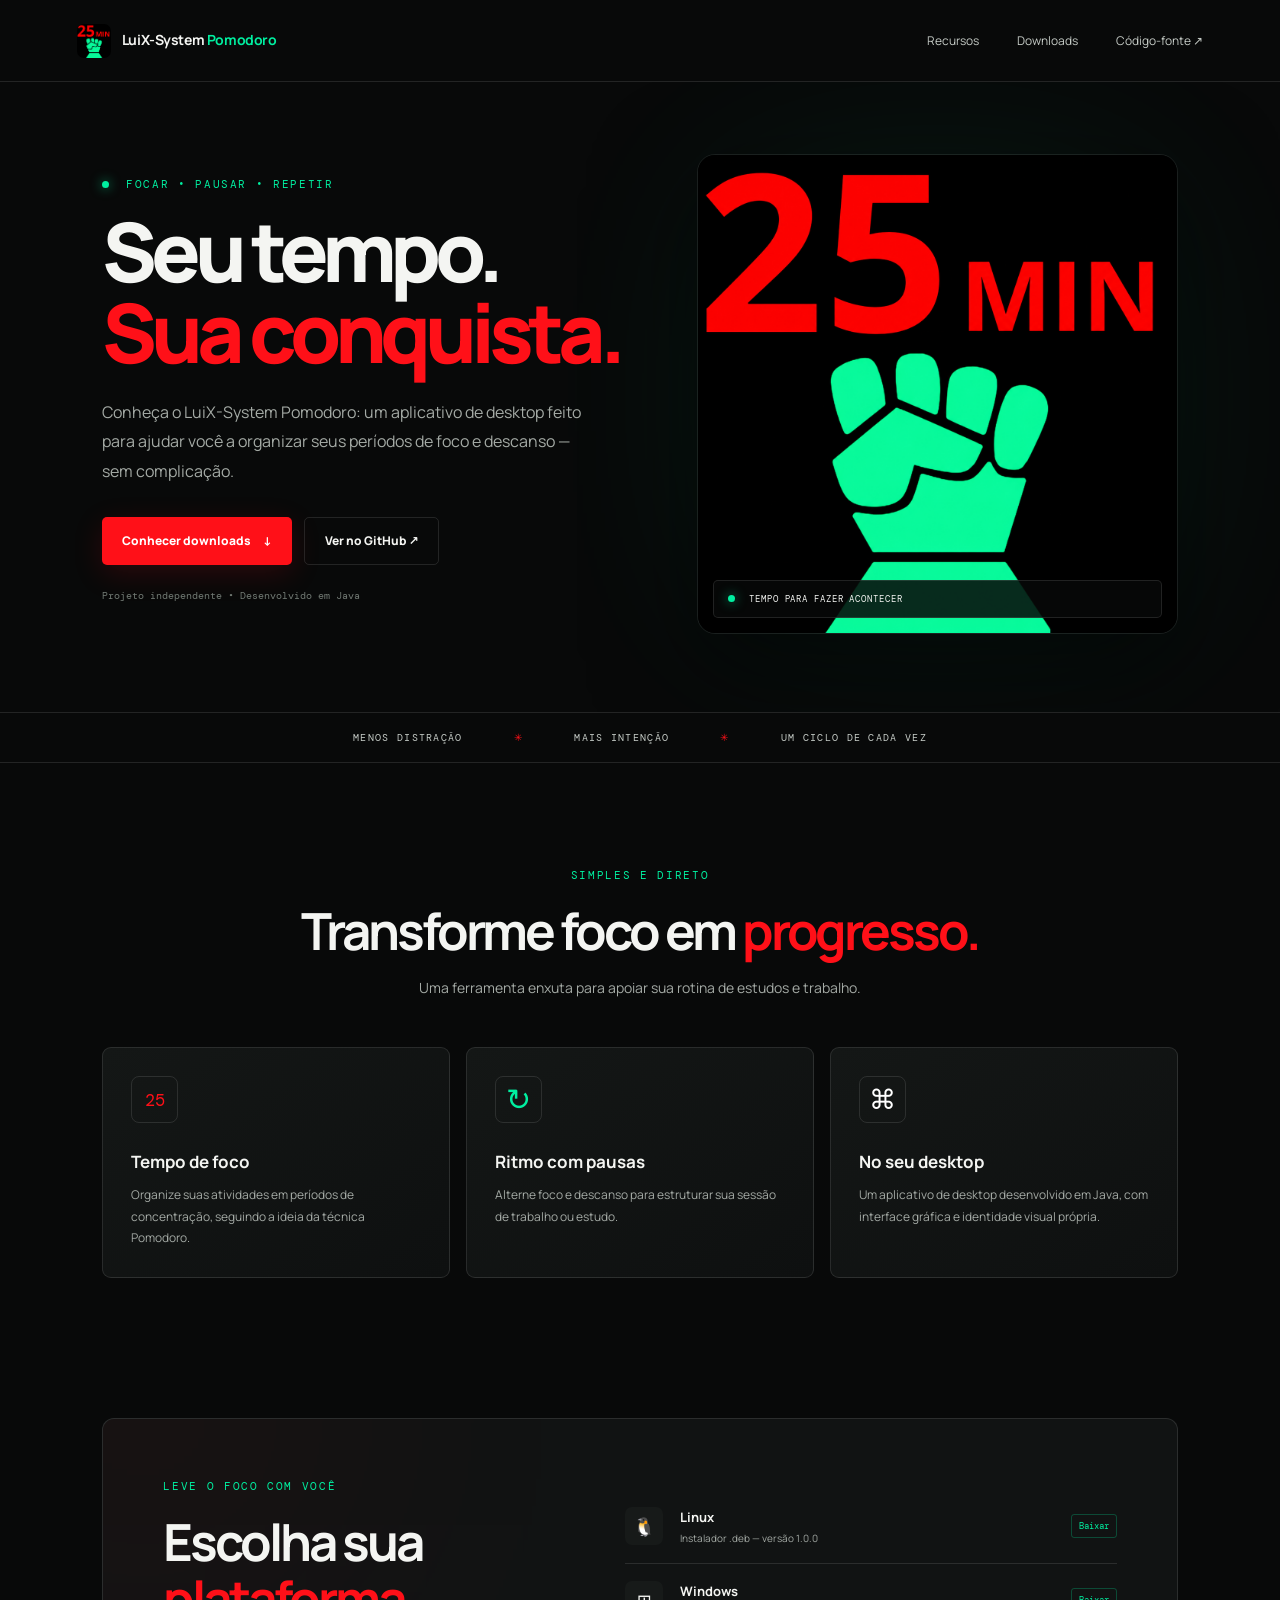
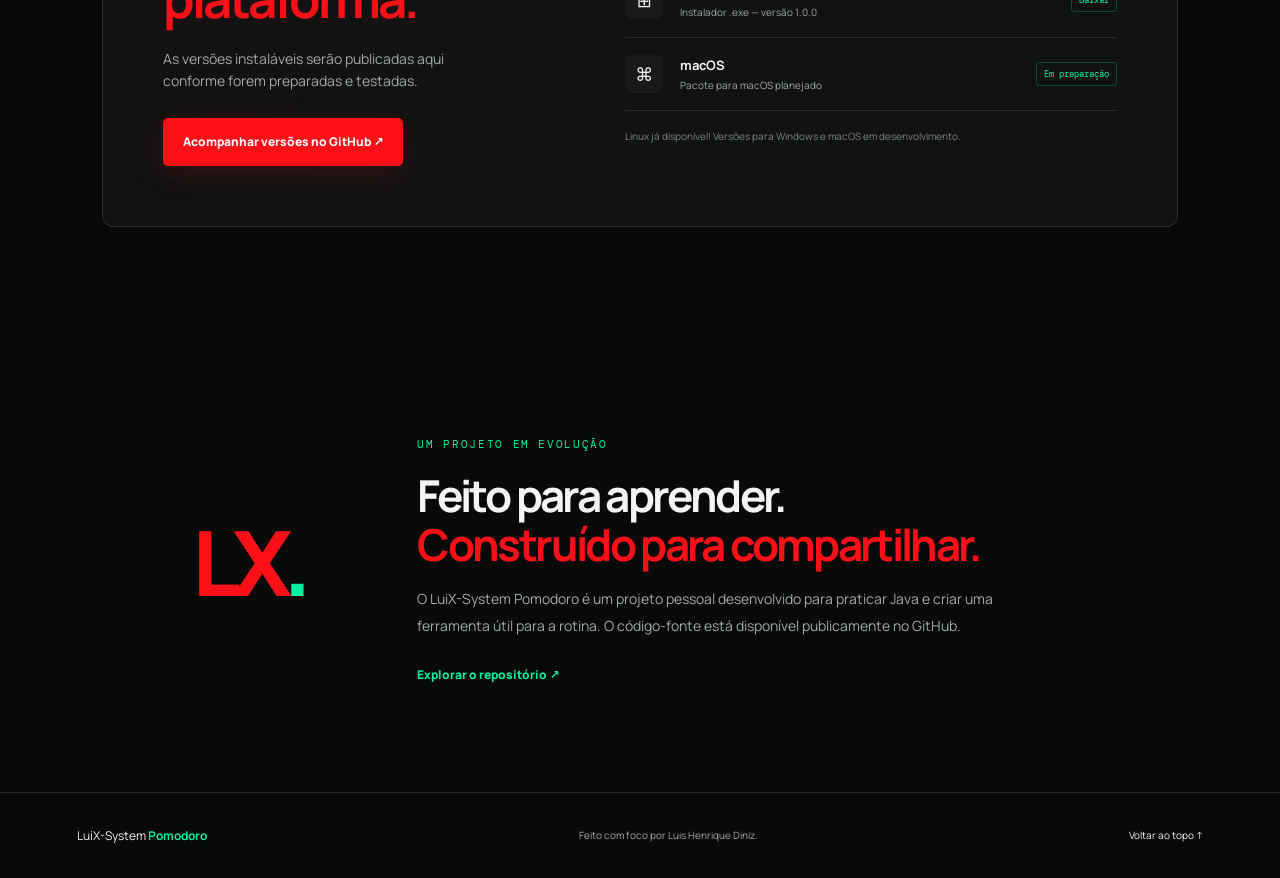
<file: docs/index.html>
<!doctype html>
<html lang="pt-BR">
<head>
  <meta charset="utf-8">
  <meta name="viewport" content="width=device-width, initial-scale=1">
  <meta name="theme-color" content="#080909">
  <meta name="description" content="Conheça o LuiX-System Pomodoro: um aplicativo de desktop para organizar períodos de foco e pausa.">
  <title>LuiX-System Pomodoro — Foque no que importa</title>
  <link rel="icon" type="image/png" href="assets/logo.png">
  <link rel="stylesheet" href="style.css">
</head>
<body>
  <header class="topbar">
    <a class="brand" href="#inicio" aria-label="LuiX-System Pomodoro, início">
      <img src="assets/logo.png" alt="" class="brand-logo">
      <span>LuiX-System <b>Pomodoro</b></span>
    </a>
    <nav>
      <a href="#recursos">Recursos</a>
      <a href="#downloads">Downloads</a>
      <a href="https://github.com/richdiniz/Pomodoro" target="_blank" rel="noreferrer">Código-fonte ↗</a>
    </nav>
  </header>

  <main>
    <section class="hero" id="inicio">
      <div class="hero-copy">
        <p class="eyebrow"><span class="status-dot"></span> FOCAR • PAUSAR • REPETIR</p>
        <h1>Seu tempo.<br><span>Sua conquista.</span></h1>
        <p class="intro">Conheça o LuiX-System Pomodoro: um aplicativo de desktop feito para ajudar você a organizar seus períodos de foco e descanso — sem complicação.</p>
        <div class="hero-actions">
          <a class="button button-primary" href="#downloads">Conhecer downloads <span aria-hidden="true">↓</span></a>
          <a class="button button-secondary" href="https://github.com/richdiniz/Pomodoro" target="_blank" rel="noreferrer">Ver no GitHub ↗</a>
        </div>
        <p class="small-note">Projeto independente • Desenvolvido em Java</p>
      </div>
      <div class="hero-art" aria-label="Logo LuiX-System Pomodoro">
        <div class="art-glow"></div>
        <img src="assets/logo.png" alt="Logo do LuiX-System Pomodoro: 25 MIN em vermelho e um punho verde sobre fundo preto">
        <div class="art-caption"><span class="live-dot"></span> TEMPO PARA FAZER ACONTECER</div>
      </div>
    </section>

    <section class="ticker" aria-label="Lema do projeto">
      <span>MENOS DISTRAÇÃO</span><i>✳</i><span>MAIS INTENÇÃO</span><i>✳</i><span>UM CICLO DE CADA VEZ</span>
    </section>

    <section class="features section" id="recursos">
      <div class="section-heading">
        <p class="eyebrow">SIMPLES E DIRETO</p>
        <h2>Transforme foco em <span>progresso.</span></h2>
        <p>Uma ferramenta enxuta para apoiar sua rotina de estudos e trabalho.</p>
      </div>
      <div class="feature-grid">
        <article class="feature-card">
          <div class="feature-icon red">25</div>
          <h3>Tempo de foco</h3>
          <p>Organize suas atividades em períodos de concentração, seguindo a ideia da técnica Pomodoro.</p>
        </article>
        <article class="feature-card">
          <div class="feature-icon green">↻</div>
          <h3>Ritmo com pausas</h3>
          <p>Alterne foco e descanso para estruturar sua sessão de trabalho ou estudo.</p>
        </article>
        <article class="feature-card">
          <div class="feature-icon white">⌘</div>
          <h3>No seu desktop</h3>
          <p>Um aplicativo de desktop desenvolvido em Java, com interface gráfica e identidade visual própria.</p>
        </article>
      </div>
    </section>

    <section class="download-section section" id="downloads">
      <div class="download-panel">
        <div class="download-copy">
          <p class="eyebrow">LEVE O FOCO COM VOCÊ</p>
          <h2>Escolha sua<br><span>plataforma.</span></h2>
          <p>As versões instaláveis serão publicadas aqui conforme forem preparadas e testadas.</p>
          <a class="button button-primary" href="https://github.com/richdiniz/Pomodoro/releases" target="_blank" rel="noreferrer">Acompanhar versões no GitHub ↗</a>
        </div>
        <div class="platform-list">
          <div class="platform-row">
            <div class="platform-symbol">🐧</div><div><strong>Linux</strong><small>Instalador .deb — versão 1.0.0</small></div>
            <a class="badge" href="https://github.com/richdiniz/Pomodoro/releases/download/v1.0.0/luix-system-pomodoro_1.0.0_amd64.deb">Baixar</a>
          </div>
          <div class="platform-row">
            <div class="platform-symbol">⊞</div><div><strong>Windows</strong><small>Instalador .exe — versão 1.0.0</small></div>
            <a class="badge" href="https://github.com/richdiniz/Pomodoro/releases/download/v1.0.0/LuiX-System-Pomodoro-1.0.0.exe">Baixar</a>
          </div>
          <div class="platform-row">
            <div class="platform-symbol">⌘</div><div><strong>macOS</strong><small>Pacote para macOS planejado</small></div><span class="badge">Em preparação</span>
          </div>
          <p class="platform-footnote">Linux já disponível! Versões para Windows e macOS em desenvolvimento.</p>
        </div>
      </div>
    </section>

    <section class="about section">
      <div class="about-mark">LX<span>.</span></div>
      <div>
        <p class="eyebrow">UM PROJETO EM EVOLUÇÃO</p>
        <h2>Feito para aprender.<br><span>Construído para compartilhar.</span></h2>
        <p>O LuiX-System Pomodoro é um projeto pessoal desenvolvido para praticar Java e criar uma ferramenta útil para a rotina. O código-fonte está disponível publicamente no GitHub.</p>
        <a class="text-link" href="https://github.com/richdiniz/Pomodoro" target="_blank" rel="noreferrer">Explorar o repositório <span>↗</span></a>
      </div>
    </section>
  </main>

  <footer>
    <a class="footer-brand" href="#inicio">LuiX-System <b>Pomodoro</b></a>
    <span>Feito com foco por Luis Henrique Diniz.</span>
    <a href="#inicio">Voltar ao topo ↑</a>
  </footer>
</body>
</html>
</file>
<file: docs/style.css>
@import url('https://fonts.googleapis.com/css2?family=DM+Mono:wght@400;500&family=Manrope:wght@400;500;600;700;800&display=swap');

:root {
  --bg: #080909;
  --panel: #111313;
  --panel-2: #171a19;
  --text: #f4f5f2;
  --muted: #a4aaa5;
  --red: #ff1018;
  --green: #00efa0;
  --line: rgba(255,255,255,.11);
  --mono: "DM Mono", monospace;
  --sans: "Manrope", system-ui, sans-serif;
}
* { box-sizing: border-box; }
html { scroll-behavior: smooth; }
body { margin: 0; color: var(--text); background: var(--bg); font-family: var(--sans); line-height: 1.6; }
a { color: inherit; text-decoration: none; }
.topbar { height: 82px; display: flex; align-items: center; justify-content: space-between; padding: 0 clamp(22px, 6vw, 92px); border-bottom: 1px solid var(--line); }
.brand { display: flex; align-items: center; gap: 11px; font-size: 14px; letter-spacing: -.03em; font-weight: 700; }
.brand b, .footer-brand b { color: var(--green); }
.brand-logo { width: 34px; height: 34px; object-fit: cover; border-radius: 7px; }
nav { display: flex; gap: clamp(18px, 3vw, 38px); align-items: center; font-size: 12px; color: #c5cbc6; }
nav a:hover, footer a:hover, .text-link:hover { color: var(--green); }
.hero { min-height: 630px; display: grid; grid-template-columns: 1.05fr .95fr; align-items: center; gap: 5vw; padding: 72px clamp(22px, 8vw, 124px) 78px; overflow: hidden; }
.hero-copy { max-width: 590px; position: relative; z-index: 1; }
.eyebrow { font: 11px var(--mono); letter-spacing: .15em; color: var(--green); margin: 0 0 20px; }
.status-dot, .live-dot { display: inline-block; width: 7px; height: 7px; background: var(--green); border-radius: 50%; margin-right: 8px; box-shadow: 0 0 12px rgba(0,239,160,.7); }
h1 { font-size: clamp(48px, 6.4vw, 88px); letter-spacing: -.075em; line-height: .99; margin: 0 0 25px; font-weight: 800; }
h1 span, h2 span { color: var(--red); }
.intro { max-width: 480px; color: var(--muted); font-size: 16px; line-height: 1.85; }
.hero-actions { display: flex; flex-wrap: wrap; gap: 12px; margin-top: 30px; }
.button { display: inline-flex; align-items: center; justify-content: center; gap: 12px; min-height: 48px; padding: 0 20px; border-radius: 5px; font-size: 12px; font-weight: 800; transition: transform .2s, background .2s; }
.button:hover { transform: translateY(-2px); }
.button-primary { background: var(--red); color: white; box-shadow: 0 8px 30px rgba(255,16,24,.15); }
.button-primary:hover { background: #e80b13; }
.button-secondary { border: 1px solid var(--line); color: var(--text); }
.button-secondary:hover { border-color: var(--green); }
.small-note { color: #727a74; font: 10px var(--mono); margin-top: 24px; }
.hero-art { position: relative; max-width: 530px; justify-self: center; width: 100%; }
.hero-art img { position: relative; display: block; width: 100%; border-radius: 18px; border: 1px solid rgba(255,255,255,.08); box-shadow: 0 30px 100px rgba(0,0,0,.5); }
.art-glow { position: absolute; inset: 10% 10%; background: var(--green); filter: blur(100px); opacity: .12; }
.art-caption { position: absolute; bottom: 16px; left: 16px; right: 16px; background: rgba(8,9,9,.86); padding: 12px 14px; border: 1px solid var(--line); border-radius: 5px; font: 9px var(--mono); letter-spacing: .1em; }
.ticker { display: flex; align-items: center; justify-content: center; gap: clamp(12px, 4vw, 55px); padding: 18px 16px; border-block: 1px solid var(--line); color: #c6ccc7; font: 10px var(--mono); letter-spacing: .13em; }
.ticker i { color: var(--red); font-style: normal; }
.section { padding: 105px clamp(22px, 8vw, 124px); }
.section-heading { max-width: 680px; margin: 0 auto 48px; text-align: center; }
h2 { font-size: clamp(34px, 4vw, 54px); letter-spacing: -.06em; line-height: 1.12; margin: 0 0 17px; }
.section-heading > p:last-child, .download-copy > p:not(.eyebrow), .about div:last-child > p:not(.eyebrow) { color: var(--muted); font-size: 14px; }
.feature-grid { display: grid; grid-template-columns: repeat(3, 1fr); gap: 16px; max-width: 1100px; margin: auto; }
.feature-card { padding: 28px; background: linear-gradient(145deg, #141716, #0e1010); border: 1px solid var(--line); border-radius: 9px; }
.feature-icon { width: 47px; height: 47px; display: grid; place-items: center; border: 1px solid var(--line); border-radius: 8px; font: 17px var(--mono); margin-bottom: 25px; }
.feature-icon.red { color: var(--red); }
.feature-icon.green { color: var(--green); font-size: 30px; }
.feature-icon.white { color: white; font-size: 27px; }
.feature-card h3 { font-size: 17px; margin: 0 0 9px; }
.feature-card p { color: var(--muted); font-size: 12px; line-height: 1.8; margin: 0; }
.download-section { padding-top: 35px; }
.download-panel { max-width: 1100px; margin: auto; display: grid; grid-template-columns: .9fr 1.1fr; gap: 60px; padding: clamp(28px, 5vw, 60px); background: var(--panel); border: 1px solid var(--line); border-radius: 12px; position: relative; overflow: hidden; }
.download-panel::after { content: ""; position: absolute; width: 280px; height: 280px; background: var(--red); filter: blur(150px); opacity: .09; top: -150px; left: -100px; pointer-events: none; }
.download-copy, .platform-list { position: relative; z-index: 1; }
.download-copy h2 { margin-bottom: 20px; }
.download-copy > p:not(.eyebrow) { max-width: 340px; margin-bottom: 25px; }
.platform-list { align-self: center; }
.platform-row { display: grid; grid-template-columns: 42px 1fr auto; align-items: center; gap: 13px; padding: 17px 0; border-bottom: 1px solid var(--line); }
.platform-symbol { width: 38px; height: 38px; display: grid; place-items: center; background: var(--panel-2); border-radius: 7px; font-size: 18px; }
.platform-row strong, .platform-row small { display: block; }
.platform-row strong { font-size: 13px; }
.platform-row small { font-size: 10px; color: var(--muted); margin-top: 2px; }
.badge { border: 1px solid rgba(0,239,160,.25); color: var(--green); border-radius: 3px; padding: 5px 7px; font: 9px var(--mono); white-space: nowrap; }
.platform-footnote { color: #7e857f; font-size: 10px; margin-top: 17px; }
.about { display: grid; grid-template-columns: 180px 1fr; align-items: center; gap: 45px; max-width: 1100px; margin: auto; }
.about-mark { font-size: 90px; font-weight: 800; letter-spacing: -.1em; color: var(--red); line-height: 1; }
.about-mark span { color: var(--green); }
.about h2 { font-size: clamp(30px, 3.5vw, 44px); }
.about div:last-child > p:not(.eyebrow) { max-width: 650px; line-height: 1.9; }
.text-link { display: inline-block; color: var(--green); font-size: 12px; font-weight: 800; margin-top: 12px; }
footer { min-height: 86px; padding: 22px clamp(22px, 6vw, 92px); border-top: 1px solid var(--line); display: flex; align-items: center; justify-content: space-between; gap: 20px; color: var(--muted); font-size: 10px; }
.footer-brand { color: var(--text); font-size: 12px; }
footer a:last-child { color: var(--text); }

@media (max-width: 800px) {
  .topbar { height: auto; min-height: 74px; flex-wrap: wrap; gap: 14px; padding-block: 17px; }
  nav { width: 100%; justify-content: space-between; gap: 12px; font-size: 11px; }
  .hero { grid-template-columns: 1fr; padding-top: 65px; gap: 45px; }
  .hero-art { max-width: 440px; }
  .feature-grid { grid-template-columns: 1fr; }
  .download-panel { grid-template-columns: 1fr; gap: 30px; }
  .about { grid-template-columns: 1fr; gap: 22px; }
  .about-mark { font-size: 65px; }
}
@media (max-width: 480px) {
  .hero { padding-inline: 20px; }
  h1 { font-size: 54px; }
  .section { padding: 75px 20px; }
  .ticker { flex-wrap: wrap; gap: 10px; font-size: 8px; }
  .platform-row { grid-template-columns: 38px 1fr; }
  .badge { grid-column: 2; justify-self: start; }
  footer { flex-wrap: wrap; }
}
</file>
